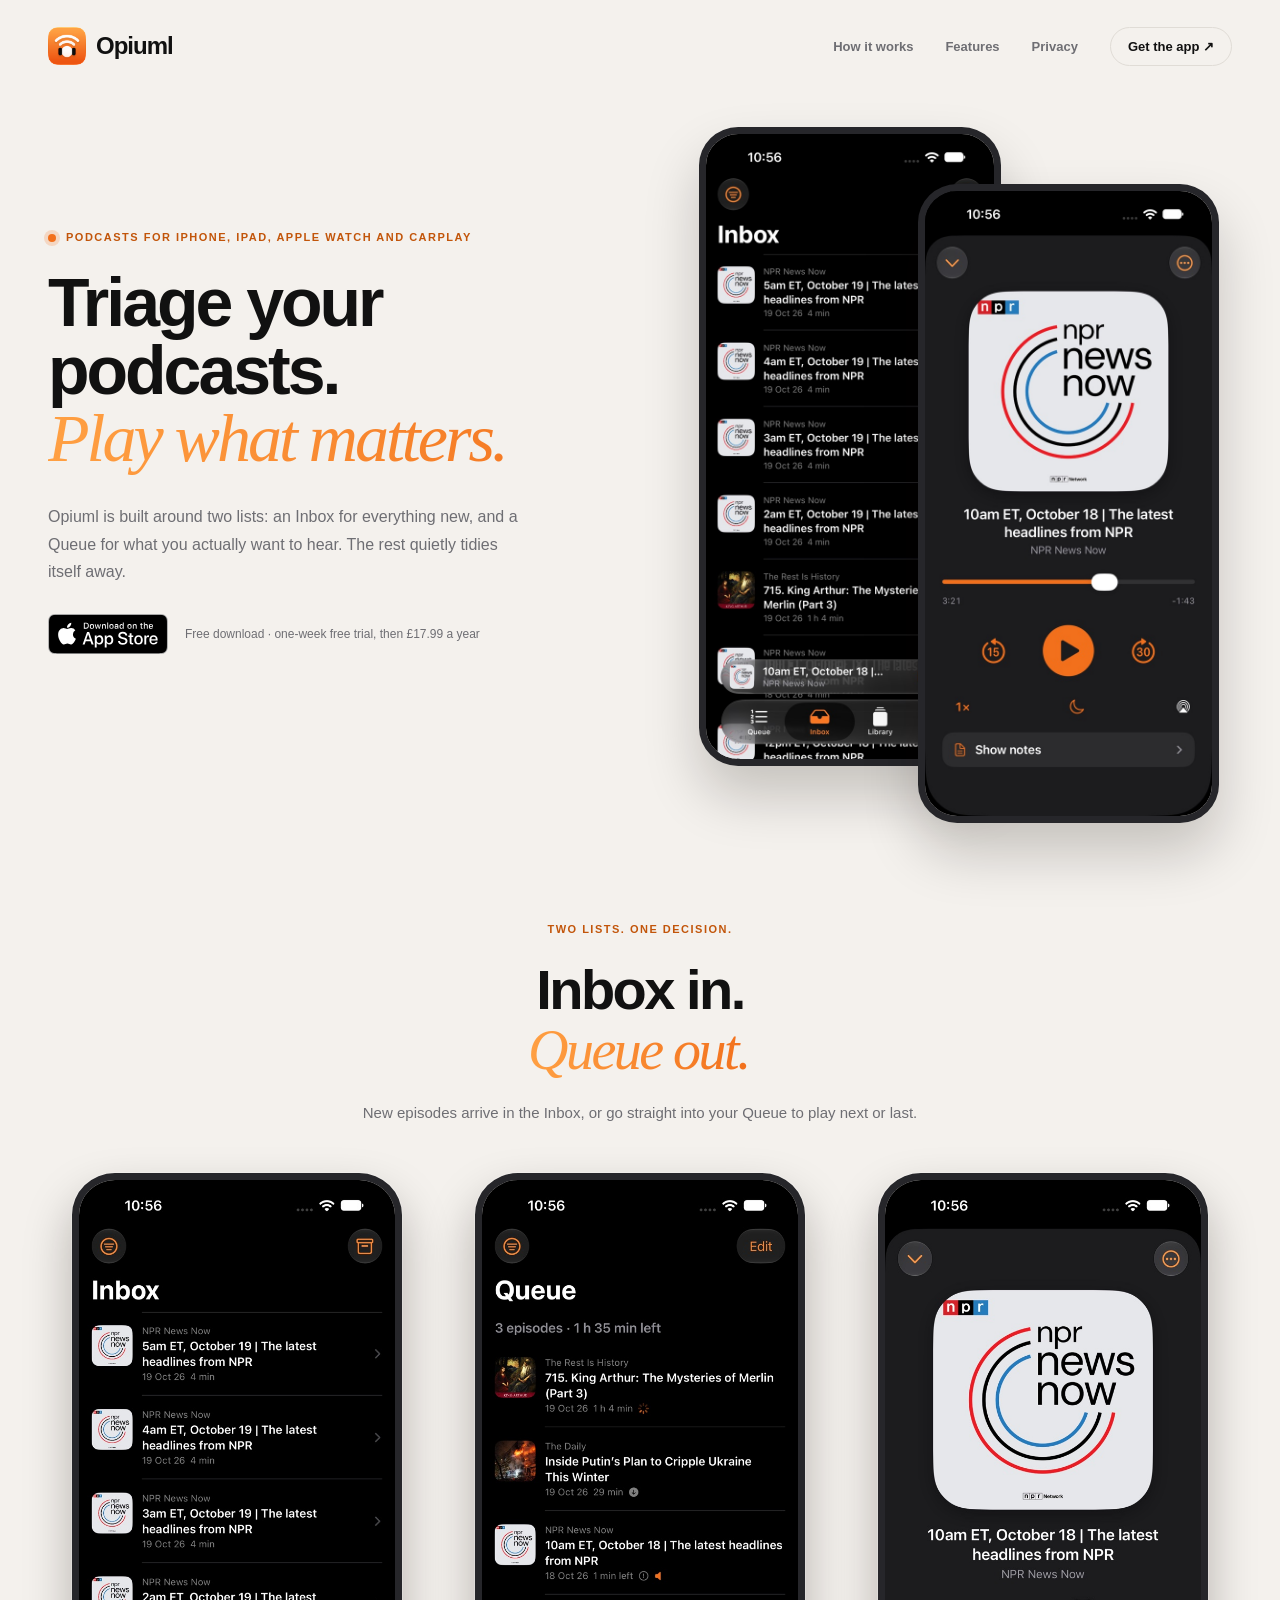
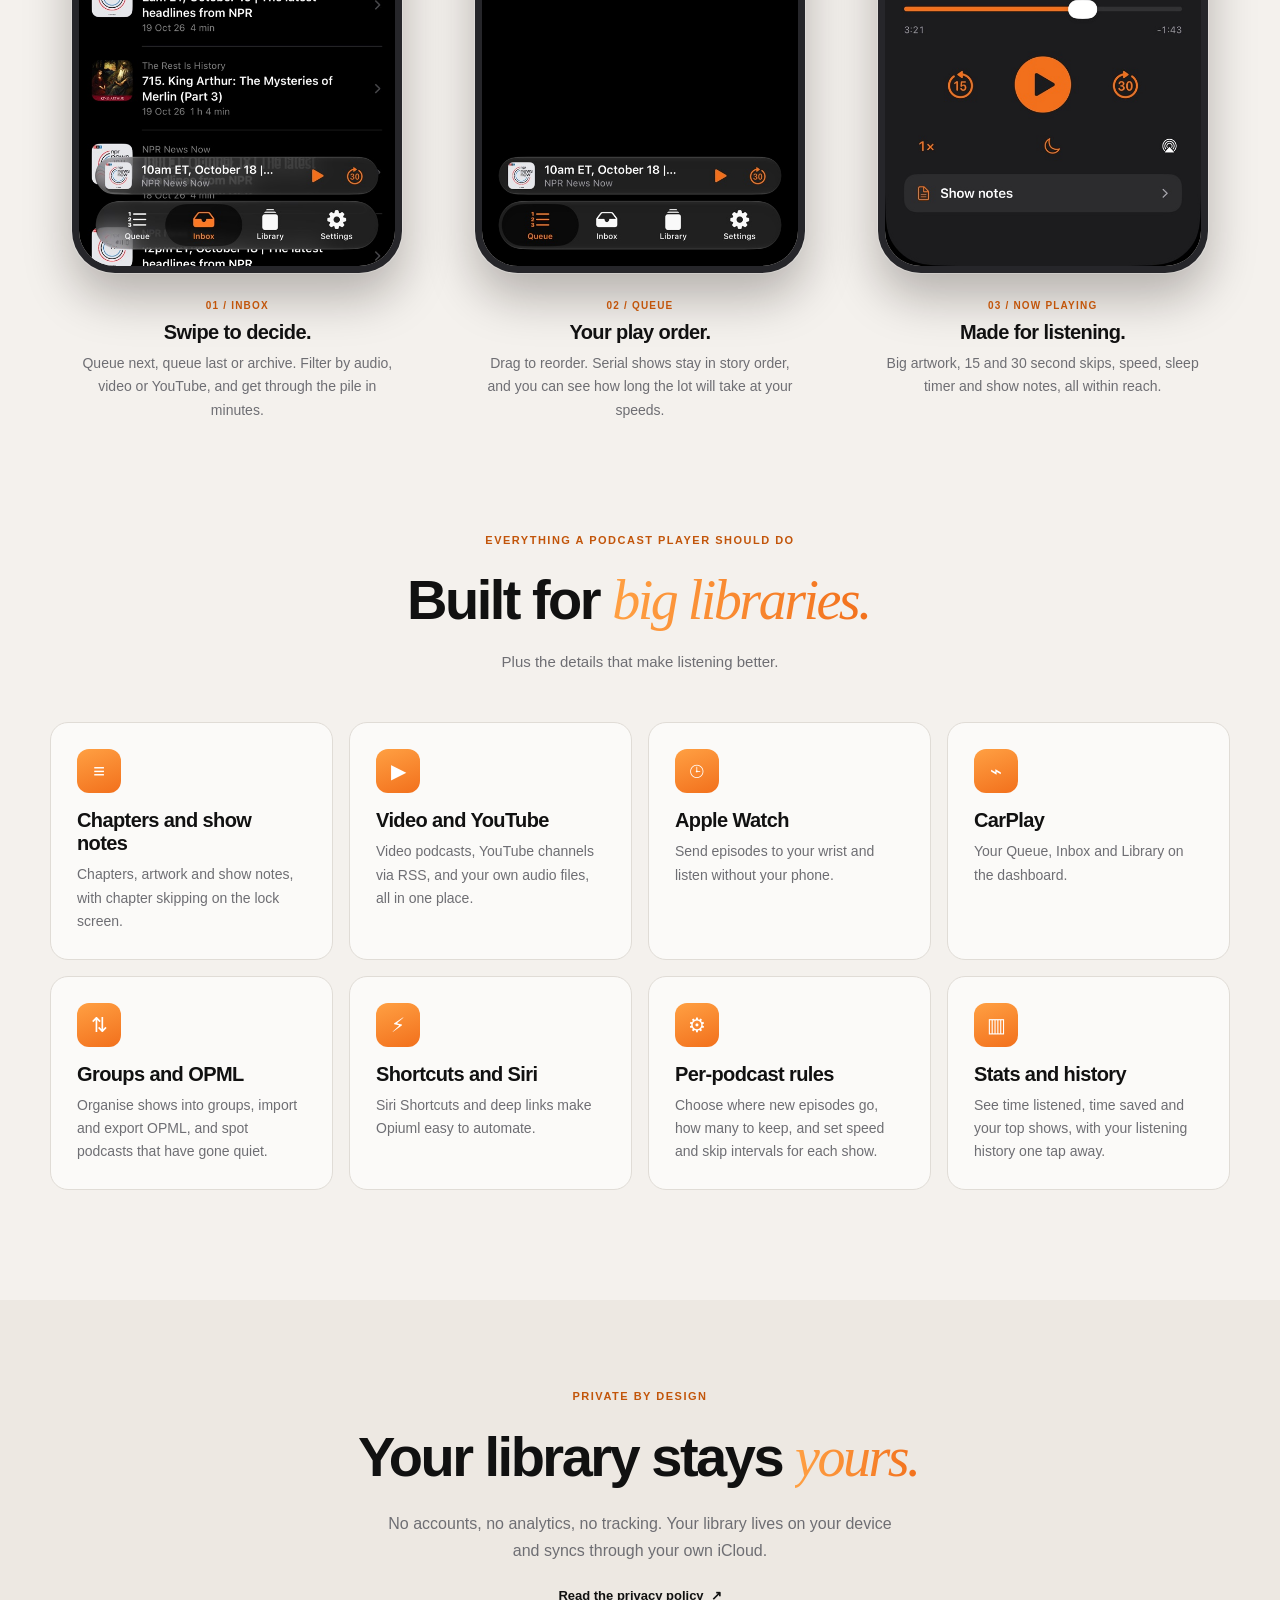
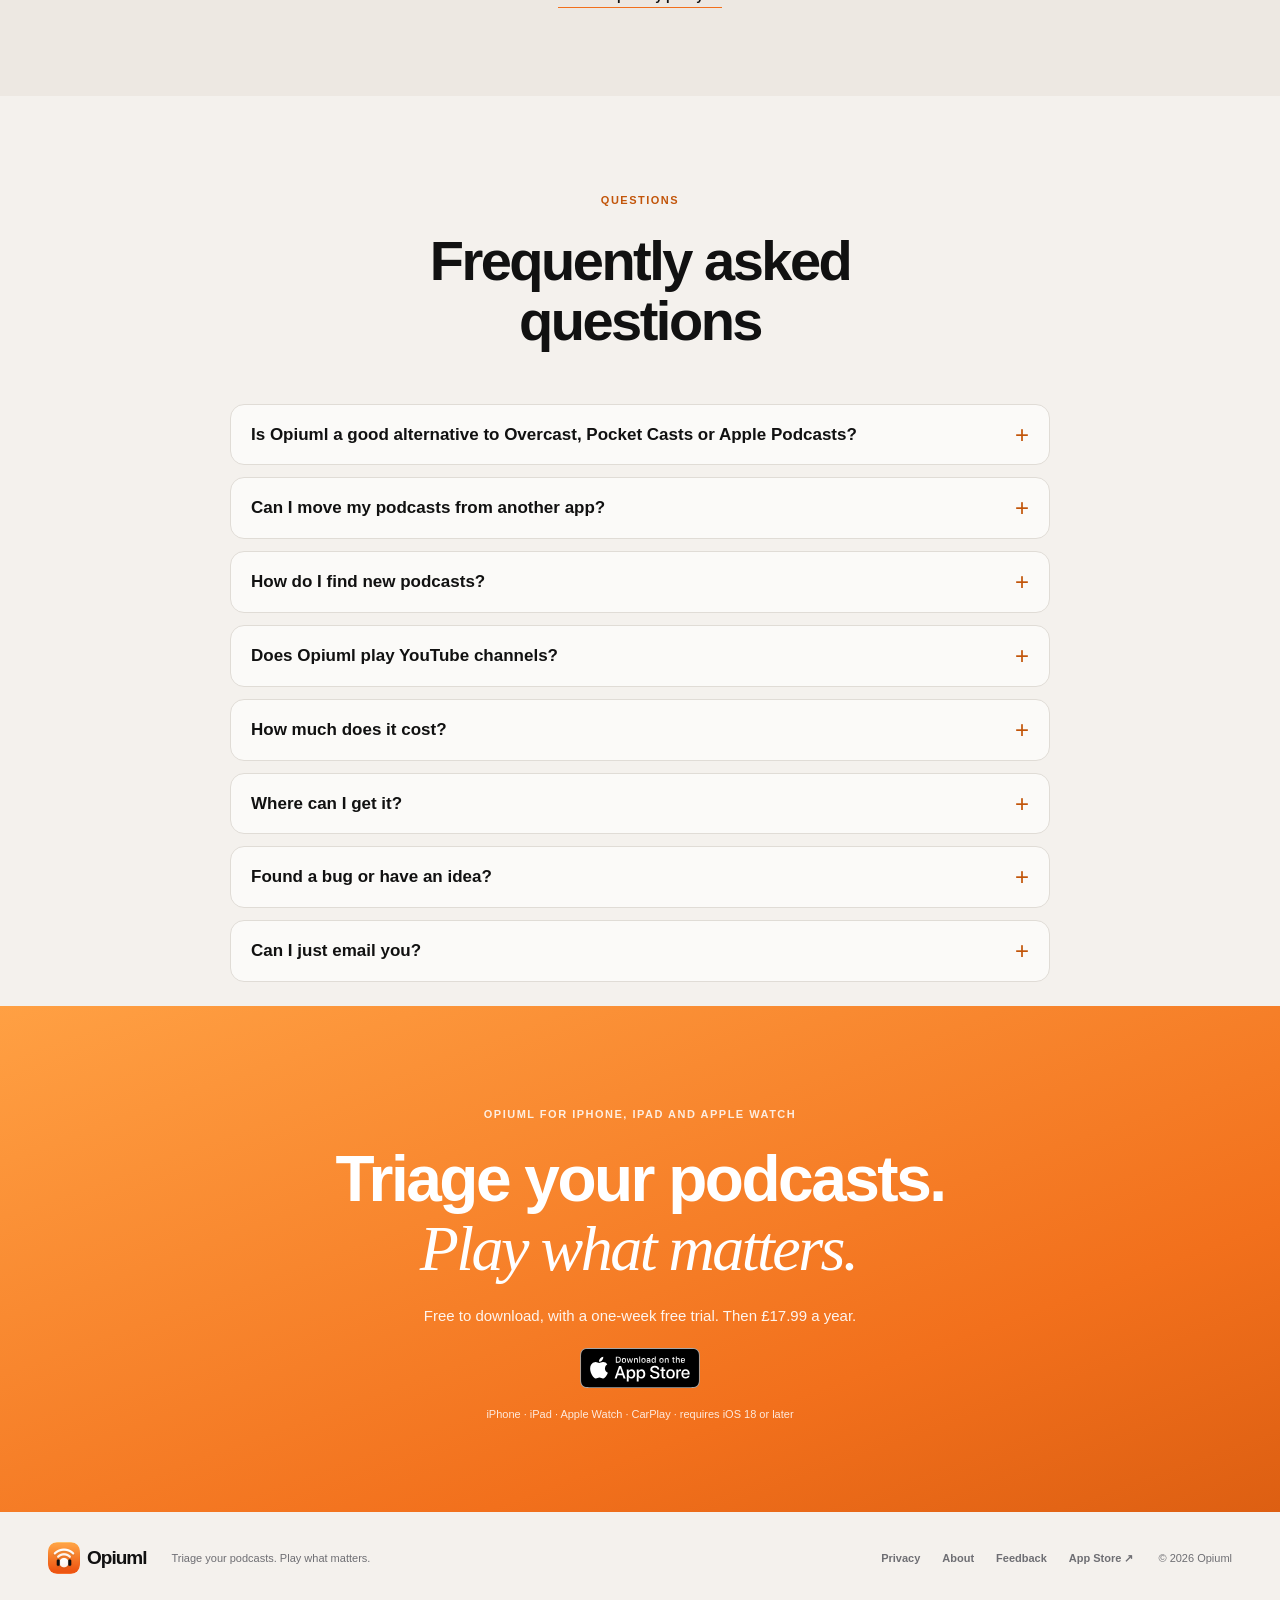
<file: index.html>
<!doctype html>
<html lang="en-GB">

  <head>
    <meta charset="utf-8">
    <meta name="viewport" content="width=device-width, initial-scale=1">
    <meta name="apple-itunes-app" content="app-id=6823693348">
    <meta name="color-scheme" content="light dark">
    <meta name="theme-color" content="#f4f1ed" media="(prefers-color-scheme: light)">
    <meta name="theme-color" content="#000000" media="(prefers-color-scheme: dark)">
    <meta name="description"
      content="Opiuml is a podcast player for iPhone, iPad, Apple Watch and CarPlay. Triage new episodes in an Inbox, play what matters from your Queue. Private by design.">
    <meta name="author" content="thechelsuk">
    <meta name="robots" content="index, follow, max-image-preview:large, max-snippet:-1">
    <link rel="canonical" href="https://opiuml.thechels.uk/">
    <meta property="og:type" content="website">
    <meta property="og:site_name" content="Opiuml">
    <meta property="og:locale" content="en_GB">
    <meta property="og:url" content="https://opiuml.thechels.uk/">
    <meta property="og:title" content="Opiuml: Triage your podcasts. Play what matters.">
    <meta property="og:description"
      content="A podcast player built around an Inbox and a Queue, with per-podcast rules, chapters, video, Apple Watch and CarPlay. No accounts, no tracking.">
    <meta property="og:image" content="https://opiuml.thechels.uk/images/og-image.png">
    <meta property="og:image:width" content="1200">
    <meta property="og:image:height" content="630">
    <meta property="og:image:alt" content="Opiuml: only what you want to hear, shown with the Queue screen on an iPhone">
    <meta name="twitter:card" content="summary_large_image">
    <meta name="twitter:title" content="Opiuml: Triage your podcasts. Play what matters.">
    <meta name="twitter:description" content="A podcast player built around an Inbox and a Queue. Private by design.">
    <meta name="twitter:image" content="https://opiuml.thechels.uk/images/og-image.png">
    <meta name="twitter:image:alt" content="Opiuml: only what you want to hear, shown with the Queue screen on an iPhone">
    <title>Opiuml: Podcast Player</title>
    <link rel="icon" href="/favicon.ico" sizes="16x16 32x32 48x48">
    <link rel="icon" href="images/opiuml-app-icon.png" type="image/png">
    <link rel="apple-touch-icon" href="images/opiuml-app-icon.png">
    <link rel="stylesheet" href="styles.css">
    <script src="https://analytics.ahrefs.com/analytics.js" data-key="i9FSFAekQuon/3aaoIMCZg" async></script>
    <script type="application/ld+json">
      {
        "@context": "https://schema.org",
        "@graph": [
          {
            "@type": "Person",
            "@id": "https://thechels.uk/#person",
            "name": "Mat Benfield",
            "alternateName": "thechelsuk",
            "url": "https://thechels.uk/",
            "sameAs": [
              "https://links.thechels.uk/",
              "https://github.com/thechelsuk",
              "https://apps.apple.com/gb/developer/mat-benfield/id1818791310"
            ]
          },
          {
            "@type": "WebSite",
            "@id": "https://opiuml.thechels.uk/#website",
            "url": "https://opiuml.thechels.uk/",
            "name": "Opiuml",
            "inLanguage": "en-GB",
            "publisher": {
              "@id": "https://thechels.uk/#person"
            }
          },
          {
            "@type": "MobileApplication",
            "@id": "https://opiuml.thechels.uk/#app",
            "name": "Opiuml",
            "operatingSystem": "iOS 18 or later, iPadOS 18 or later, watchOS 11 or later",
            "applicationCategory": "MultimediaApplication",
            "url": "https://opiuml.thechels.uk/",
            "installUrl": "https://apps.apple.com/gb/app/opiuml-podcast-player/id6823693348",
            "sameAs": ["https://apps.apple.com/gb/app/opiuml-podcast-player/id6823693348"],
            "image": "https://opiuml.thechels.uk/images/opiuml-app-icon.png",
            "screenshot": [
              "https://opiuml.thechels.uk/images/screen-inbox.jpg",
              "https://opiuml.thechels.uk/images/screen-queue.jpg",
              "https://opiuml.thechels.uk/images/screen-player.jpg"
            ],
            "offers": {
              "@type": "Offer",
              "price": "0",
              "priceCurrency": "GBP",
              "url": "https://apps.apple.com/gb/app/opiuml-podcast-player/id6823693348",
              "description": "Free to download. Unlocked by a £17.99 a year subscription, with a one-week free trial for new subscribers."
            },
            "description": "Opiuml is a podcast player for iPhone, iPad, Apple Watch and CarPlay, built around two lists: an Inbox for every new episode and a Queue for what you actually want to hear.",
            "inLanguage": "en-GB",
            "featureList": [
              "Inbox and Queue: swipe to queue next, queue last or archive",
              "Per-podcast rules for new episodes, speed and skip intervals",
              "Chapters, artwork and show notes",
              "Video podcasts, YouTube channels via RSS and your own audio files",
              "Apple Watch and CarPlay",
              "Groups, OPML import and export",
              "Search, Apple's top charts by category, and a look at each show before you subscribe",
              "Listening history and stats",
              "Siri Shortcuts and deep links"
            ],
            "author": {
              "@id": "https://thechels.uk/#person"
            },
            "publisher": {
              "@id": "https://thechels.uk/#person"
            }
          },
          {
            "@type": "FAQPage",
            "@id": "https://opiuml.thechels.uk/#faq",
            "mainEntity": [
              {
                "@type": "Question",
                "name": "Is Opiuml a good alternative to Overcast, Pocket Casts or Apple Podcasts?",
                "acceptedAnswer": {
                  "@type": "Answer",
                  "text": "If you follow lots of shows and want to decide what gets played instead of drowning in a feed, yes. The Inbox and Queue workflow makes podcast triage fast, and per-podcast rules automate the rest."
                }
              },
              {
                "@type": "Question",
                "name": "Can I move my podcasts from another app?",
                "acceptedAnswer": {
                  "@type": "Answer",
                  "text": "Yes. Export an OPML file from your current podcast player and import it into Opiuml."
                }
              },
              {
                "@type": "Question",
                "name": "How do I find new podcasts?",
                "acceptedAnswer": {
                  "@type": "Answer",
                  "text": "Search for any show, or browse Apple's top podcast charts for your country by category. Tap a show to see its description and recent episodes before you subscribe. No account needed."
                }
              },
              {
                "@type": "Question",
                "name": "Does Opiuml play YouTube channels?",
                "acceptedAnswer": {
                  "@type": "Answer",
                  "text": "Yes. Add a YouTube channel by its RSS feed and its videos appear alongside your podcasts."
                }
              },
              {
                "@type": "Question",
                "name": "How much does it cost?",
                "acceptedAnswer": {
                  "@type": "Answer",
                  "text": "Opiuml is free to download. Unlocking it is £17.99 a year, with a one-week free trial for new subscribers."
                }
              },
              {
                "@type": "Question",
                "name": "Where can I get it?",
                "acceptedAnswer": {
                  "@type": "Answer",
                  "text": "Opiuml is available now on the App Store for iPhone, iPad, Apple Watch and CarPlay."
                }
              },
              {
                "@type": "Question",
                "name": "Found a bug or have an idea?",
                "acceptedAnswer": {
                  "@type": "Answer",
                  "text": "Tell me on GitHub: raise an issue at https://github.com/thechelsuk/uk.thechels.opiuml/issues/new/choose and choose the form for a bug, a feature request, a question or general feedback. You'll need a free GitHub account."
                }
              },
              {
                "@type": "Question",
                "name": "Can I just email you?",
                "acceptedAnswer": {
                  "@type": "Answer",
                  "text": "Yes. Email feedback@thechels.uk with Opiuml in the subject."
                }
              }
            ]
          }
        ]
      }
    </script>
    <link rel="webmention" href="https://webmention.io/thechels.uk/webmention" />
  </head>

  <body>
    <header class="site-header">
      <a class="brand" href="#top" aria-label="Opiuml home">
        <img src="images/opiuml-app-icon.png" alt="" width="38" height="38">
        <span>Opiuml</span>
      </a>
      <nav class="header-links" aria-label="Main navigation">
        <a href="#how-it-works">How it works</a>
        <a href="#features">Features</a>
        <a href="https://thechels.uk/app/privacy">Privacy</a>
        <a class="header-cta" href="https://apps.apple.com/gb/app/opiuml-podcast-player/id6823693348">Get the app <span aria-hidden="true">↗</span></a>
      </nav>
    </header>

    <main id="top">
      <section class="hero" aria-labelledby="hero-title">
        <div class="hero-copy">
          <p class="eyebrow"><span class="eyebrow-dot"></span> Podcasts for iPhone, iPad, Apple Watch and CarPlay</p>
          <h1 id="hero-title"><span class="hero-title-line">Triage your podcasts.</span><span
              class="headline-accent">Play what matters.</span></h1>
          <p class="hero-description">
            Opiuml is built around two lists: an Inbox for everything new, and a Queue for what you
            actually want to hear. The rest quietly tidies itself away.
          </p>
          <div class="hero-actions">
            <a class="app-store-button" href="https://apps.apple.com/gb/app/opiuml-podcast-player/id6823693348">
              <img src="images/app-store-badge.svg" alt="Download on the App Store" width="120" height="40">
            </a>
            <span class="hero-note">Free download · one-week free trial, then £17.99 a year</span>
          </div>
        </div>

        <figure class="hero-art">
          <div class="hero-phones">
            <img class="shot shot-back" src="images/screen-inbox.jpg"
              alt="The Opiuml Inbox, with swipe actions to queue next, queue last, archive or star" width="600"
              height="1304">
            <img class="shot shot-front" src="images/screen-player.jpg"
              alt="The Opiuml Now Playing screen with chapter marks, speed and sleep timer" width="600" height="1304">
          </div>
        </figure>
      </section>

      <section class="triage section-wrap" id="how-it-works" aria-labelledby="triage-title">
        <div class="section-intro">
          <p class="eyebrow">Two lists. One decision.</p>
          <h2 id="triage-title">Inbox in.<br><span>Queue out.</span></h2>
          <p>New episodes arrive in the Inbox, or go straight into your Queue to play next or last.</p>
        </div>
        <div class="split">
          <figure class="split-card">
            <img class="shot" src="images/screen-inbox.jpg" alt="Opiuml Inbox with 14 new episodes" width="600"
              height="1304" loading="lazy">
            <figcaption>
              <span class="feature-number">01 / INBOX</span>
              <h3>Swipe to decide.</h3>
              <p>Queue next, queue last or archive. Filter by audio, video or YouTube, and get through the pile in
                minutes.</p>
            </figcaption>
          </figure>
          <figure class="split-card">
            <img class="shot" src="images/screen-queue.jpg" alt="Opiuml Queue showing seven episodes and the time left"
              width="600" height="1304" loading="lazy">
            <figcaption>
              <span class="feature-number">02 / QUEUE</span>
              <h3>Your play order.</h3>
              <p>Drag to reorder. Serial shows stay in story order, and you can see how long the lot will take at your
                speeds.</p>
            </figcaption>
          </figure>
          <figure class="split-card">
            <img class="shot" src="images/screen-player.jpg"
              alt="Opiuml Now Playing with speed, sleep timer and show notes" width="600" height="1304" loading="lazy">
            <figcaption>
              <span class="feature-number">03 / NOW PLAYING</span>
              <h3>Made for listening.</h3>
              <p>Big artwork, 15 and 30 second skips, speed, sleep timer and show notes, all within reach.</p>
            </figcaption>
          </figure>
        </div>
      </section>

      <section class="features section-wrap" id="features" aria-labelledby="features-title">
        <div class="section-intro">
          <p class="eyebrow">Everything a podcast player should do</p>
          <h2 id="features-title">Built for <span>big libraries.</span></h2>
          <p>Plus the details that make listening better.</p>
        </div>
        <div class="feature-grid">
          <article class="feature-card">
            <span class="feature-icon" aria-hidden="true">≡</span>
            <h3>Chapters and show notes</h3>
            <p>Chapters, artwork and show notes, with chapter skipping on the lock screen.</p>
          </article>
          <article class="feature-card">
            <span class="feature-icon" aria-hidden="true">▶</span>
            <h3>Video and YouTube</h3>
            <p>Video podcasts, YouTube channels via RSS, and your own audio files, all in one place.</p>
          </article>
          <article class="feature-card">
            <span class="feature-icon" aria-hidden="true">⌚︎</span>
            <h3>Apple Watch</h3>
            <p>Send episodes to your wrist and listen without your phone.</p>
          </article>
          <article class="feature-card">
            <span class="feature-icon" aria-hidden="true">⌁</span>
            <h3>CarPlay</h3>
            <p>Your Queue, Inbox and Library on the dashboard.</p>
          </article>
          <article class="feature-card">
            <span class="feature-icon" aria-hidden="true">⇅</span>
            <h3>Groups and OPML</h3>
            <p>Organise shows into groups, import and export OPML, and spot podcasts that have gone quiet.</p>
          </article>
          <article class="feature-card">
            <span class="feature-icon" aria-hidden="true">⚡︎</span>
            <h3>Shortcuts and Siri</h3>
            <p>Siri Shortcuts and deep links make Opiuml easy to automate.</p>
          </article>
          <article class="feature-card">
            <span class="feature-icon" aria-hidden="true">⚙︎</span>
            <h3>Per-podcast rules</h3>
            <p>Choose where new episodes go, how many to keep, and set speed and skip intervals for each show.</p>
          </article>
          <article class="feature-card">
            <span class="feature-icon" aria-hidden="true">▥</span>
            <h3>Stats and history</h3>
            <p>See time listened, time saved and your top shows, with your listening history one tap away.</p>
          </article>
        </div>
      </section>

      <section class="privacy-section" aria-labelledby="privacy-title">
        <div class="privacy-inner">
          <div class="privacy-copy">
            <p class="eyebrow">Private by design</p>
            <h2 id="privacy-title">Your library stays <span>yours.</span></h2>
            <p>No accounts, no analytics, no tracking. Your library lives on your device and syncs through your own
              iCloud.</p>
            <a class="text-link" href="https://thechels.uk/app/privacy">Read the privacy policy <span
                aria-hidden="true">↗</span></a>
          </div>
        </div>
      </section>

      <section class="faq section-wrap" id="faq" aria-labelledby="faq-title">
        <div class="section-intro">
          <p class="eyebrow">Questions</p>
          <h2 id="faq-title">Frequently asked questions</h2>
        </div>
        <div class="faq-list">
          <details class="faq-item">
            <summary>Is Opiuml a good alternative to Overcast, Pocket Casts or Apple Podcasts?</summary>
            <p>If you follow lots of shows and want to decide what gets played instead of drowning in a feed, yes. The
              Inbox and Queue workflow makes podcast triage fast, and per-podcast rules automate the rest.</p>
          </details>
          <details class="faq-item">
            <summary>Can I move my podcasts from another app?</summary>
            <p>Yes. Export an OPML file from your current podcast player and import it into Opiuml.</p>
          </details>
          <details class="faq-item">
            <summary>How do I find new podcasts?</summary>
            <p>Search for any show, or browse Apple's top podcast charts for your country by category. Tap a show to see
              its description and recent episodes before you subscribe. No account needed.</p>
          </details>
          <details class="faq-item">
            <summary>Does Opiuml play YouTube channels?</summary>
            <p>Yes. Add a YouTube channel by its RSS feed and its videos appear alongside your podcasts.</p>
          </details>
          <details class="faq-item">
            <summary>How much does it cost?</summary>
            <p>Opiuml is free to download. Unlocking it is £17.99 a year, with a one-week free trial for new
              subscribers.</p>
          </details>
          <details class="faq-item">
            <summary>Where can I get it?</summary>
            <p>Opiuml is <a href="https://apps.apple.com/gb/app/opiuml-podcast-player/id6823693348">available now on the
                App Store</a> for iPhone, iPad, Apple Watch and CarPlay.</p>
          </details>
          <details class="faq-item">
            <summary>Found a bug or have an idea?</summary>
            <p>Tell me on GitHub: <a href="https://github.com/thechelsuk/uk.thechels.opiuml/issues/new/choose">raise an issue</a> and choose the form for a bug, a feature request, a question or general feedback. You'll need a free GitHub account.</p>
          </details>
          <details class="faq-item">
            <summary>Can I just email you?</summary>
            <p>Yes. Email <a href="mailto:feedback@thechels.uk?subject=Opiuml">feedback@thechels.uk</a> with Opiuml in the subject.</p>
          </details>
        </div>
      </section>

      <section class="closing-cta" aria-labelledby="closing-title">
        <p class="eyebrow">Opiuml for iPhone, iPad and Apple Watch</p>
        <h2 id="closing-title">Triage your podcasts.<br><span>Play what matters.</span></h2>
        <p>Free to download, with a one-week free trial. Then £17.99 a year.</p>
        <a class="app-store-button" href="https://apps.apple.com/gb/app/opiuml-podcast-player/id6823693348">
          <img src="images/app-store-badge.svg" alt="Download on the App Store" width="120" height="40">
        </a>
        <span class="closing-footnote">iPhone · iPad · Apple Watch · CarPlay · requires iOS 18 or later</span>
      </section>
    </main>

    <footer class="site-footer">
      <a class="brand footer-brand" href="#top">
        <img src="images/opiuml-app-icon.png" alt="" width="32" height="32">
        <span>Opiuml</span>
      </a>
      <span class="footer-caption">Triage your podcasts. Play what matters.</span>
      <div class="footer-links">
        <a href="https://thechels.uk/app/privacy">Privacy</a>
        <a href="https://thechels.uk/projects/opiuml">About</a>
        <a href="https://github.com/thechelsuk/uk.thechels.opiuml/issues/new/choose">Feedback</a>
        <a href="https://apps.apple.com/gb/app/opiuml-podcast-player/id6823693348">App Store ↗</a>
      </div>
      <span class="copyright">© 2026 Opiuml</span>
    </footer>
  </body>

</html>
</file>
<file: styles.css>
:root {
  color-scheme: light dark;
  --ink: #111111;
  --muted: #6e6e73;
  --paper: #f4f1ed;
  --frame: #26262a;
  --card: #fbfaf8;
  --line: #e0dcd6;
  --accent: #f2701c;
  --accent-soft: #ffa043;
  --accent-text: #c2550a;
  --band: #ede8e2;
  --serif: Georgia, "Times New Roman", serif;
  --sans: -apple-system, BlinkMacSystemFont, "SF Pro Text", "Helvetica Neue", Arial, sans-serif;
  --display: -apple-system, BlinkMacSystemFont, "SF Pro Display", "Helvetica Neue", Arial, sans-serif;
}

@media (prefers-color-scheme: dark) {
  :root {
    --ink: #f4f1ed;
    --muted: #a6a29d;
    --paper: #000000;
    --card: #1c1c1e;
    --line: #2c2c2e;
    --accent-text: #ffa043;
    --band: #111111;
  }
}

* {
  box-sizing: border-box;
}

html {
  scroll-behavior: smooth;
}

body {
  margin: 0;
  background: var(--paper);
  color: var(--ink);
  font-family: var(--sans);
  -webkit-font-smoothing: antialiased;
  overflow-x: hidden;
}

a {
  color: inherit;
  text-decoration: none;
}

h1,
h2,
h3,
p {
  margin-top: 0;
}

img {
  max-width: 100%;
}

.site-header,
.hero,
.site-footer {
  width: min(1280px, calc(100% - 96px));
  margin: 0 auto;
}

.site-header {
  height: 92px;
  display: flex;
  align-items: center;
  justify-content: space-between;
}

.brand {
  display: inline-flex;
  align-items: center;
  gap: 10px;
  font-family: var(--display);
  font-size: 24px;
  font-weight: 800;
  letter-spacing: -1px;
}

.brand img {
  display: block;
  border-radius: 9px;
}

.header-links {
  display: flex;
  align-items: center;
  gap: 32px;
  color: var(--muted);
  font-size: 13px;
  font-weight: 600;
}

.header-links a:hover,
.footer-links a:hover {
  color: var(--accent-text);
}

.header-cta {
  padding: 11px 17px;
  font-weight: 600;
  border: 1px solid var(--line);
  border-radius: 999px;
  color: var(--ink);
}

.hero {
  min-height: 680px;
  display: grid;
  grid-template-columns: 1fr 0.9fr;
  align-items: center;
  gap: 32px;
  padding: 35px 0 65px;
}

.eyebrow {
  margin: 0 0 22px;
  color: var(--accent-text);
  font-size: 11px;
  font-weight: 700;
  letter-spacing: 1.5px;
  line-height: 1.5;
  text-transform: uppercase;
}

.hero .eyebrow {
  display: flex;
  align-items: center;
  gap: 10px;
}

.eyebrow-dot {
  flex: none;
  width: 8px;
  height: 8px;
  border-radius: 50%;
  background: var(--accent);
  box-shadow: 0 0 0 4px rgba(242, 112, 28, 0.2);
}

.hero h1 {
  max-width: 640px;
  margin-bottom: 22px;
  font-family: var(--display);
  font-size: clamp(42px, 5.4vw, 68px);
  font-weight: 700;
  letter-spacing: -3px;
  line-height: 1;
}

.hero-title-line {
  display: block;
}

.headline-accent,
.section-intro h2 span,
.privacy-copy h2 span,
.closing-cta h2 span {
  background: linear-gradient(90deg, var(--accent-soft), var(--accent));
  -webkit-background-clip: text;
  background-clip: text;
  color: transparent;
  font-family: var(--serif);
  font-style: italic;
  font-weight: 400;
}

.headline-accent {
  display: block;
  letter-spacing: -3px;
}

.hero-description {
  max-width: 470px;
  margin-bottom: 29px;
  color: var(--muted);
  font-size: 16px;
  line-height: 1.7;
}

.hero-actions {
  display: flex;
  flex-wrap: wrap;
  align-items: center;
  gap: 17px;
}

.app-store-button {
  display: inline-flex;
  border-radius: 8px;
  transition: transform 0.15s ease, opacity 0.15s ease;
}

.app-store-button img {
  width: 120px;
  height: 40px;
  display: block;
}

.app-store-button:hover {
  transform: translateY(-1px);
  opacity: 0.9;
}

.app-store-button:focus-visible {
  outline: 2px solid var(--accent);
  outline-offset: 3px;
}

.hero-note {
  color: var(--muted);
  font-size: 12px;
}

.hero-art {
  margin: 0;
  display: grid;
  justify-items: center;
}

.hero-phones {
  width: min(100%, 520px);
  position: relative;
  aspect-ratio: 661 / 800;
}

.shot {
  display: block;
  width: 100%;
  height: auto;
  border: 7px solid var(--frame);
  border-radius: 13% / 6%;
  background: #000;
  box-shadow:
    0 0 0 1px rgba(255, 255, 255, 0.22),
    0 24px 48px rgba(17, 12, 6, 0.28);
}

.hero-phones .shot {
  position: absolute;
  width: 58%;
  box-shadow: 0 30px 55px rgba(17, 12, 6, 0.2);
}

.shot-back {
  top: 0;
  left: 0;
}

.shot-front {
  top: 9%;
  right: 0;
}

.section-wrap {
  width: min(1180px, calc(100% - 96px));
  margin: 0 auto;
}

.triage {
  padding: 100px 0 40px;
}

.features {
  padding: 70px 0 110px;
}

.section-intro {
  max-width: 600px;
  margin: 0 auto 52px;
  text-align: center;
}

.section-intro h2,
.privacy-copy h2,
.closing-cta h2 {
  margin-bottom: 15px;
  font-family: var(--display);
  font-size: clamp(36px, 4.7vw, 56px);
  font-weight: 700;
  letter-spacing: -2.5px;
  line-height: 1.08;
}

.section-intro > p:last-child {
  margin: 0;
  color: var(--muted);
  font-size: 15px;
}

.split {
  display: grid;
  grid-template-columns: repeat(3, 1fr);
  gap: 28px;
}

.split-two {
  max-width: 820px;
  margin: 70px auto 0;
  grid-template-columns: repeat(2, 1fr);
}

.split-card {
  margin: 0;
  display: flex;
  flex-direction: column;
  gap: 22px;
}

.split-card .shot {
  max-width: 330px;
  margin: 0 auto;
}

.split-card figcaption {
  text-align: center;
}

.feature-number {
  color: var(--accent-text);
  font-size: 10px;
  font-weight: 700;
  letter-spacing: 1.2px;
}

.split-card h3,
.feature-card h3 {
  margin: 8px 0;
  font-family: var(--display);
  font-size: 20px;
  font-weight: 700;
  letter-spacing: -0.6px;
}

.split-card p,
.feature-card p {
  max-width: 320px;
  margin: 0 auto;
  color: var(--muted);
  font-size: 14px;
  line-height: 1.65;
}

.feature-grid {
  display: grid;
  grid-template-columns: repeat(4, 1fr);
  gap: 16px;
}

.feature-card {
  padding: 26px;
  border: 1px solid var(--line);
  border-radius: 18px;
  background: var(--card);
}

.feature-card p {
  margin: 0;
}

.feature-icon {
  width: 44px;
  height: 44px;
  display: grid;
  place-items: center;
  margin-bottom: 16px;
  border-radius: 12px;
  background: linear-gradient(160deg, var(--accent-soft), var(--accent));
  color: #fff;
  font-size: 20px;
}

.privacy-section {
  padding: 88px 0;
  background: var(--band);
}

.privacy-inner {
  width: min(760px, calc(100% - 48px));
  margin: 0 auto;
  text-align: center;
}

.privacy-copy > p:not(.eyebrow) {
  max-width: 520px;
  margin: 0 auto 22px;
  color: var(--muted);
  font-size: 16px;
  line-height: 1.7;
}

.text-link {
  display: inline-flex;
  gap: 7px;
  padding-bottom: 4px;
  border-bottom: 1px solid var(--accent);
  font-size: 13px;
  font-weight: 700;
}

.closing-cta {
  padding: 100px 24px 92px;
  background: linear-gradient(160deg, #ffa043, #f2701c 70%, #dd5f12);
  color: #fff;
  text-align: center;
}

.closing-cta .eyebrow {
  color: rgba(255, 255, 255, 0.85);
}

.closing-cta h2 {
  font-size: clamp(38px, 6vw, 64px);
}

.closing-cta h2 span {
  background: none;
  color: #fff;
}

.closing-cta > p:not(.eyebrow) {
  margin-bottom: 24px;
  color: rgba(255, 255, 255, 0.92);
  font-size: 15px;
}

.closing-footnote {
  display: block;
  margin-top: 16px;
  color: rgba(255, 255, 255, 0.85);
  font-size: 11px;
}

.site-footer {
  min-height: 93px;
  display: flex;
  align-items: center;
  gap: 25px;
}

.footer-brand {
  gap: 7px;
  font-size: 19px;
}

.footer-caption,
.copyright {
  color: var(--muted);
  font-size: 11px;
}

.footer-links {
  display: flex;
  gap: 22px;
  margin-left: auto;
  color: var(--muted);
  font-size: 11px;
  font-weight: 600;
}

@media (max-width: 1000px) {
  .site-header,
  .hero,
  .site-footer,
  .section-wrap {
    width: calc(100% - 60px);
  }

  .split {
    gap: 16px;
  }

  .feature-grid {
    grid-template-columns: repeat(2, 1fr);
  }
}

@media (max-width: 720px) {
  .site-header,
  .hero,
  .site-footer,
  .section-wrap {
    width: calc(100% - 40px);
  }

  .site-header {
    height: 76px;
  }

  .brand {
    font-size: 21px;
  }

  .header-links {
    gap: 14px;
    font-size: 12px;
  }

  .header-links a {
    display: none;
  }

  .hero {
    min-height: 0;
    grid-template-columns: 1fr;
    gap: 30px;
    padding: 40px 0 50px;
  }

  .hero h1 {
    font-size: clamp(36px, 10.4vw, 46px);
    letter-spacing: -1.8px;
  }

  .headline-accent {
    letter-spacing: -1.8px;
  }

  .hero-description {
    font-size: 15px;
  }

  .triage {
    padding: 70px 0 20px;
  }

  .features {
    padding: 50px 0 80px;
  }

  .section-intro {
    margin-bottom: 34px;
  }

  .split,
  .split-two,
  .feature-grid {
    grid-template-columns: 1fr;
  }

  .split {
    gap: 48px;
  }

  .split-two {
    margin-top: 48px;
  }

  .privacy-section {
    padding: 64px 0;
  }

  .closing-cta {
    padding: 72px 20px;
  }

  .site-footer {
    min-height: 0;
    flex-wrap: wrap;
    gap: 12px 18px;
    padding: 23px 0;
  }

  .footer-caption {
    margin-left: auto;
  }

  .footer-links {
    order: 1;
    margin-left: 0;
  }

  .copyright {
    order: 2;
    margin-left: auto;
  }
}

@media (prefers-reduced-motion: reduce) {
  html {
    scroll-behavior: auto;
  }
}

.headline-accent,
.section-intro h2 span,
.privacy-copy h2 span,
.closing-cta h2 span {
  display: inline-block;
  padding: 0 0.06em 0.14em 0;
}

.headline-accent {
  display: block;
}

/* FAQ */
.faq {
  --faq-line: var(--line);
  --faq-muted: var(--muted);
  --faq-accent: var(--accent-text);
  --faq-card: var(--card);
  padding: 96px 0 24px;
}

.faq-list {
  display: grid;
  gap: 12px;
  max-width: 820px;
  margin-inline: auto;
}

.faq-item {
  border: 1px solid var(--faq-line);
  border-radius: 14px;
  background: var(--faq-card);
}

.faq-item summary {
  position: relative;
  padding: 18px 52px 18px 20px;
  font-size: 17px;
  font-weight: 700;
  line-height: 1.4;
  cursor: pointer;
  list-style: none;
}

.faq-item summary::-webkit-details-marker {
  display: none;
}

.faq-item summary::after {
  content: "+";
  position: absolute;
  top: 50%;
  right: 20px;
  transform: translateY(-50%);
  color: var(--faq-accent);
  font-size: 24px;
  font-weight: 400;
}

.faq-item[open] summary::after {
  content: "\2212";
}

.faq-item summary:focus-visible {
  outline: 2px solid var(--faq-accent);
  outline-offset: 2px;
  border-radius: 14px;
}

.faq-item p {
  margin: 0;
  padding: 0 20px 18px;
  color: var(--faq-muted);
  line-height: 1.6;
}

.faq-item p a {
  color: inherit;
  text-decoration: underline;
  text-underline-offset: 0.2em;
}
</file>
